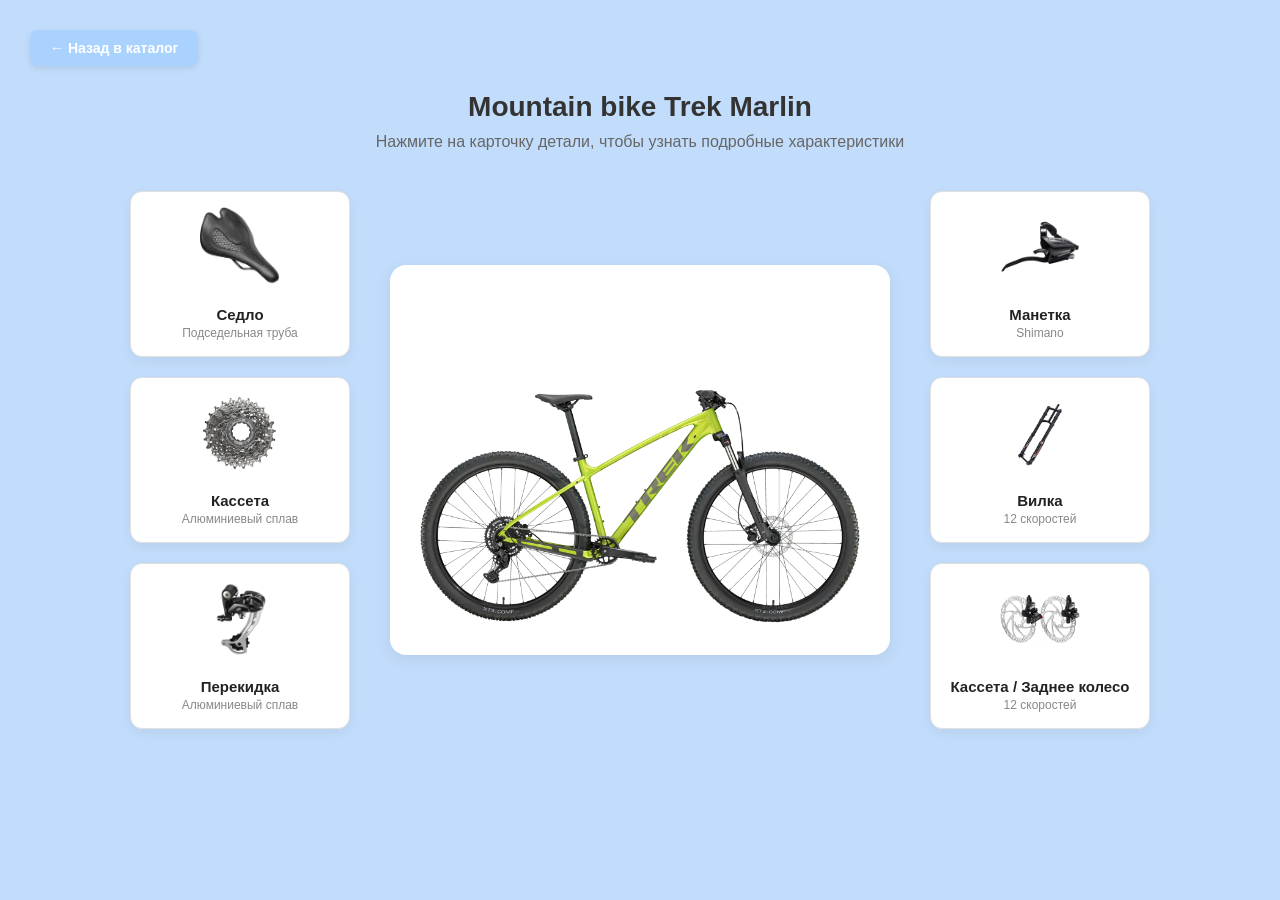
<file: bike-details.html>
<!DOCTYPE html>
<html lang="ru">
<head>
    <meta charset="UTF-8">
    <meta name="viewport" content="width=device-width, initial-scale=1.0">
    <title>Детали велосипеда — Структура</title>
    <link rel="stylesheet" href="style.css">
</head>
<body>

    <a href="index.html" class="back-btn">← Назад в каталог</a>

    <div class="page-title">
        <h1>Mountain bike Trek Marlin</h1>
        <p>Нажмите на карточку детали, чтобы узнать подробные характеристики</p>
    </div>

    <!-- Геометрический макет -->
    <div class="interactive-layout">
        
        <!-- Левая колонка деталей -->
        <div class="parts-column">
            <a href="#" class="part-card">
                <img src="./parts/saddle.png" alt="Переднее колесо">
                <h4>Седло</h4>
                <span>Подседельная труба</span>
            </a>

            <a href="#" class="part-card">
                <img src="./parts/cassette.png" alt="Седло">
                <h4>Кассета</h4>
                <span>Алюминиевый сплав</span>
            </a>

            <a href="./perekidka-detail.html" class="part-card">
                <img src="parts/perekidka.png" alt="Седло">
                <h4>Перекидка</h4>
                <span>Алюминиевый сплав</span>
            </a>
        </div>

        <!-- Центральный велосипед -->
        <div class="bike-center">
            <img src="./img/bike1.png" alt="Велосипед">
        </div>

        <!-- Правая колонка деталей -->
        <div class="parts-column">
            <a href="#" class="part-card">
                <img src="./parts/manetk.png" alt="Седло">
                <h4>Манетка</h4>
                <span>Shimano</span>
            </a>

            <a href="#" class="part-card">
                <img src="./parts/vylka.png" alt="Заднее колесо">
                <h4>Вилка</h4>
                <span>12 скоростей</span>
            </a>

            <a href="#" class="part-card">
                <img src="./parts/disc-brake.png" alt="Заднее колесо">
                <h4>Кассета / Заднее колесо</h4>
                <span>12 скоростей</span>
            </a>
        </div>

    </div>

</body>
</html>
</file>
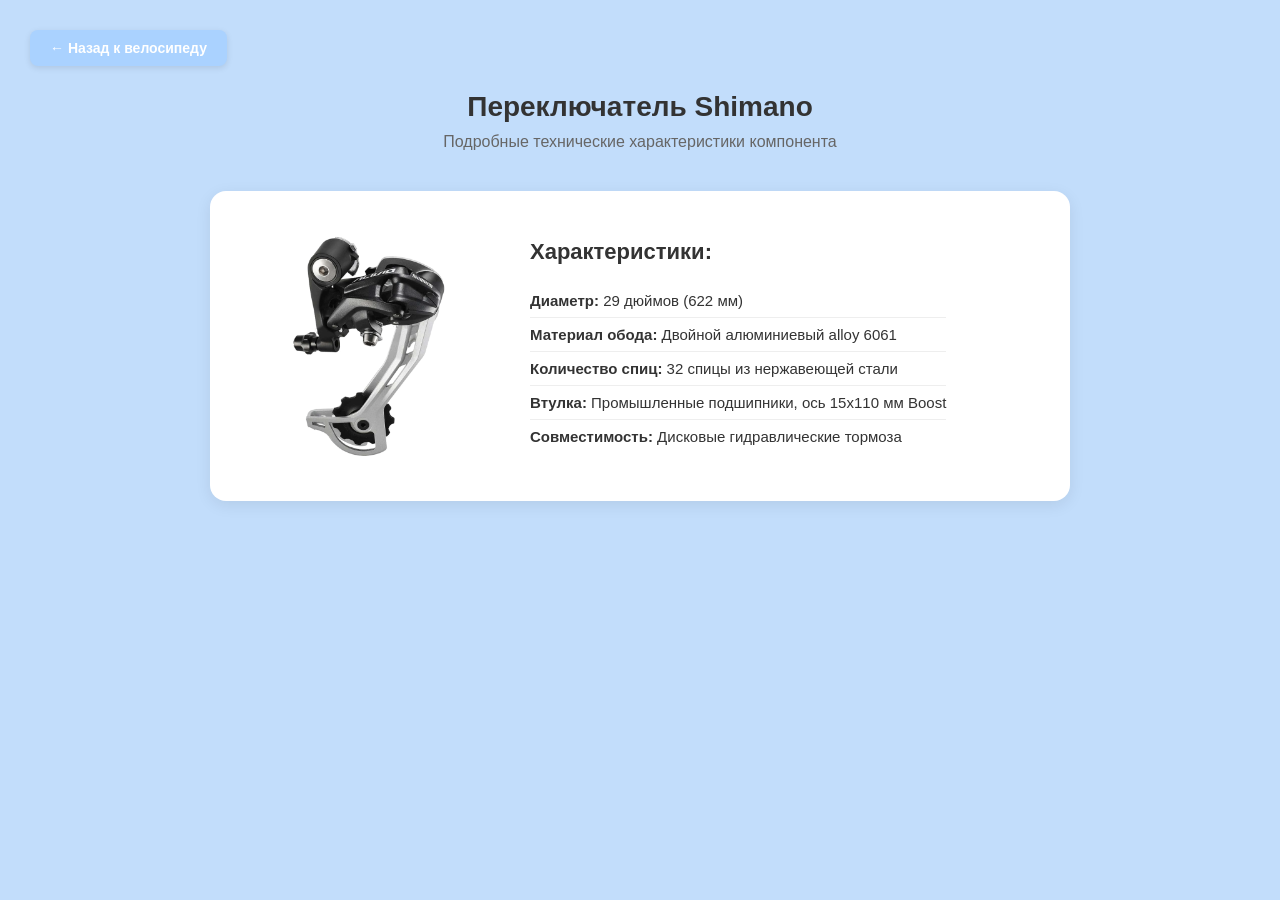
<file: perekidka-detail.html>
<!DOCTYPE html>
<html lang="ru">
<head>
    <meta charset="UTF-8">
    <meta name="viewport" content="width=device-width, initial-scale=1.0">
    <title>perekidka</title>
    <link rel="stylesheet" href="style.css">
</head>
<body>

    <!-- Кнопка возврата к велосипеду -->
    <a href="bike-details.html" class="back-btn">← Назад к велосипеду</a>

    <div class="page-title">
        <h1>Переключатель Shimano</h1>
        <p>Подробные технические характеристики компонента</p>
    </div>

    <!-- Контейнер карточки детали -->
    <div class="part-info-card">
        <div class="part-info-image">
            <img src="./parts/perekidka.png" alt="rear derailleur">
        </div>
        <div class="part-info-text">
            <h2>Характеристики:</h2>
            <ul>
                <li><strong>Диаметр:</strong> 29 дюймов (622 мм)</li>
                <li><strong>Материал обода:</strong> Двойной алюминиевый alloy 6061</li>
                <li><strong>Количество спиц:</strong> 32 спицы из нержавеющей стали</li>
                <li><strong>Втулка:</strong> Промышленные подшипники, ось 15х110 мм Boost</li>
                <li><strong>Совместимость:</strong> Дисковые гидравлические тормоза</li>
            </ul>
        </div>
    </div>

</body>
</html>
</file>
<file: style.css>
/* ==========================================
   ОБЩИЕ СТИЛИ (для всех страниц)
   ========================================== */
body {
    background-color: #c2ddfb;
    font-family: 'Segoe UI', Tahoma, Geneva, Verdana, sans-serif;
    margin: 0;
    padding: 30px;
    color: #333;
}

/* Кнопка Назад */
.back-btn {
    display: inline-block;
    margin-bottom: 25px;
    background-color: #aad2ff;
    color: #ffffff;
    padding: 10px 20px;
    border-radius: 8px;
    text-decoration: none;
    font-weight: 600;
    font-size: 14px;
    transition: background-color 0.2s, transform 0.1s;
    box-shadow: 0 2px 6px rgba(0, 0, 0, 0.1);
}

.back-btn:hover {
    background-color: #64acff;
    transform: translateY(-2px);
}

/* Заголовки */
.page-title {
    text-align: center;
    margin-bottom: 40px;
}

.page-title h1 {
    margin: 0 0 10px 0;
    font-size: 28px;
}

.page-title p {
    margin: 0;
    color: #666;
}

/* ==========================================
   ГЛАВНАЯ СТРАНИЦА (index.html)
   ========================================== */
.bike-list {
    display: flex;
    justify-content: center;
    gap: 30px;
    margin-top: 30px;
}

.bike-card {
    background: #ffffff;
    border-radius: 12px;
    padding: 20px;
    box-shadow: 0 4px 12px rgba(0, 0, 0, 0.06);
    border: 1px solid #e0e0e0;
    transition: all 0.2s ease;
    text-decoration: none;
    color: inherit;
    text-align: center;
}

.bike-card:hover {
    transform: translateY(-5px);
    box-shadow: 0 8px 20px rgba(0, 0, 0, 0.12);
    border-color: #007bff;
}

.bike-card img {
    width: 280px;
    height: auto;
    display: block;
}

.bike-card h3 {
    margin: 15px 0 0 0;
    font-size: 18px;
}

/* ==========================================
   СТРАНИЦА ДЕТАЛЕЙ (bike-details.html)
   ========================================== */
.interactive-layout {
    display: flex;
    justify-content: center;
    align-items: center;
    gap: 40px;
    max-width: 1200px;
    margin: 0 auto;
}

.parts-column {
    display: flex;
    flex-direction: column;
    gap: 20px;
    width: 220px;
}

.part-card {
    background: #ffffff;
    border-radius: 12px;
    padding: 15px;
    text-align: center;
    text-decoration: none;
    color: inherit;
    box-shadow: 0 4px 12px rgba(0, 0, 0, 0.06);
    border: 1px solid #e0e0e0;
    transition: all 0.2s ease;
}

.part-card:hover {
    transform: translateY(-4px);
    box-shadow: 0 8px 20px rgba(0, 0, 0, 0.12);
    border-color: #007bff;
}

.part-card img {
    width: 80px;
    height: 80px;
    object-fit: contain;
    margin-bottom: 10px;
}

.part-card h4 {
    margin: 5px 0 0 0;
    font-size: 15px;
    color: #222;
}

.part-card span {
    font-size: 12px;
    color: #888;
}

.bike-center {
    background: #ffffff;
    border-radius: 16px;
    padding: 30px;
    box-shadow: 0 4px 16px rgba(0, 0, 0, 0.08);
    display: flex;
    justify-content: center;
    align-items: center;
    width: 500px;
    box-sizing: border-box;
}

.bike-center img {
    width: 100%;
    height: auto;
    display: block;
}

/* ==========================================
   СТРАНИЦА КОНКРЕТНОЙ ДЕТАЛИ (wheel-detail.html)
   ========================================== */
.part-info-card {
    background: #ffffff;
    border-radius: 16px;
    padding: 30px;
    max-width: 800px;
    margin: 0 auto;
    display: flex;
    gap: 40px;
    align-items: center;
    box-shadow: 0 4px 16px rgba(0, 0, 0, 0.08);
}

.part-info-image img {
    width: 250px;
    height: auto;
    display: block;
}

.part-info-text h2 {
    margin-top: 0;
    font-size: 22px;
}

.part-info-text ul {
    list-style: none;
    padding: 0;
    margin: 15px 0 0 0;
}

.part-info-text li {
    padding: 8px 0;
    border-bottom: 1px solid #eee;
    font-size: 15px;
}

.part-info-text li:last-child {
    border-bottom: none;
}

/* ==========================================
   АДАПТИВНОСТЬ ДЛЯ МОБИЛЬНЫХ ТЕЛЕФОНОВ
   ========================================== */
@media (max-width: 768px) {
    body {
        padding: 15px;
    }

    /* Главная страница: карточки велосипедов друг под другом */
    .bike-list {
        flex-direction: column;
        align-items: center;
        gap: 20px;
    }

    .bike-card {
        width: 100%;
        max-width: 300px;
        box-sizing: border-box;
    }

    .bike-card img {
        width: 100%;
    }

    /* Страница деталей: переводим колонки в вертикальный режим */
    .interactive-layout {
        flex-direction: column;
        gap: 20px;
        max-width: 100%;
    }

    /* Центральный велосипед ставим на самый верх */
    .bike-center {
        width: 100%;
        max-width: 320px;
        padding: 20px;
        box-sizing: border-box;
        order: -1; 
    }

    /* Колонки с деталями превращаем в горизонтальные блоки по 2 штуки */
    .parts-column {
        width: 100%;
        flex-direction: row;
        justify-content: center;
        flex-wrap: wrap;
        gap: 15px;
    }

    .part-card {
        width: 140px;
        box-sizing: border-box;
    }

    /* Страница отдельной детали (wheel-detail.html) */
    .part-info-card {
        flex-direction: column;
        padding: 20px;
        gap: 20px;
        text-align: center;
        max-width: 100%;
        box-sizing: border-box;
    }

    .part-info-image img {
        width: 180px;
        margin: 0 auto;
    }

    .part-info-text ul {
        text-align: left;
    }
}

/* ==========================================
   ФИЛЬТР БРЕНДОВ НА ГЛАВНОЙ СТРАНИЦЕ
   ========================================== */
.brands-section {
    text-align: center;
    margin-bottom: 35px;
}

.brands-section h3 {
    font-size: 16px;
    color: #666;
    margin-bottom: 15px;
    text-transform: uppercase;
    letter-spacing: 1px;
}

.brands-grid {
    display: flex;
    justify-content: center;
    gap: 15px;
    flex-wrap: wrap;
}

.brand-card {
    background: #ffffff;
    border: 1px solid #e0e0e0;
    border-radius: 10px;
    padding: 12px 24px;
    cursor: pointer;
    font-size: 14px;
    color: #444;
    transition: all 0.2s ease;
    box-shadow: 0 2px 6px rgba(0,0,0,0.04);
}

.brand-card:hover {
    border-color: #007bff;
    color: #007bff;
    transform: translateY(-2px);
}

/* Стиль активной (выбранной) карточки бренда */
.brand-card.active {
    background-color: #007bff;
    color: #ffffff;
    border-color: #007bff;
    box-shadow: 0 4px 10px rgba(0, 123, 255, 0.3);
}

.bike-card span {
    font-size: 13px;
    color: #777;
    display: block;
    margin-top: 4px;
}
</file>
